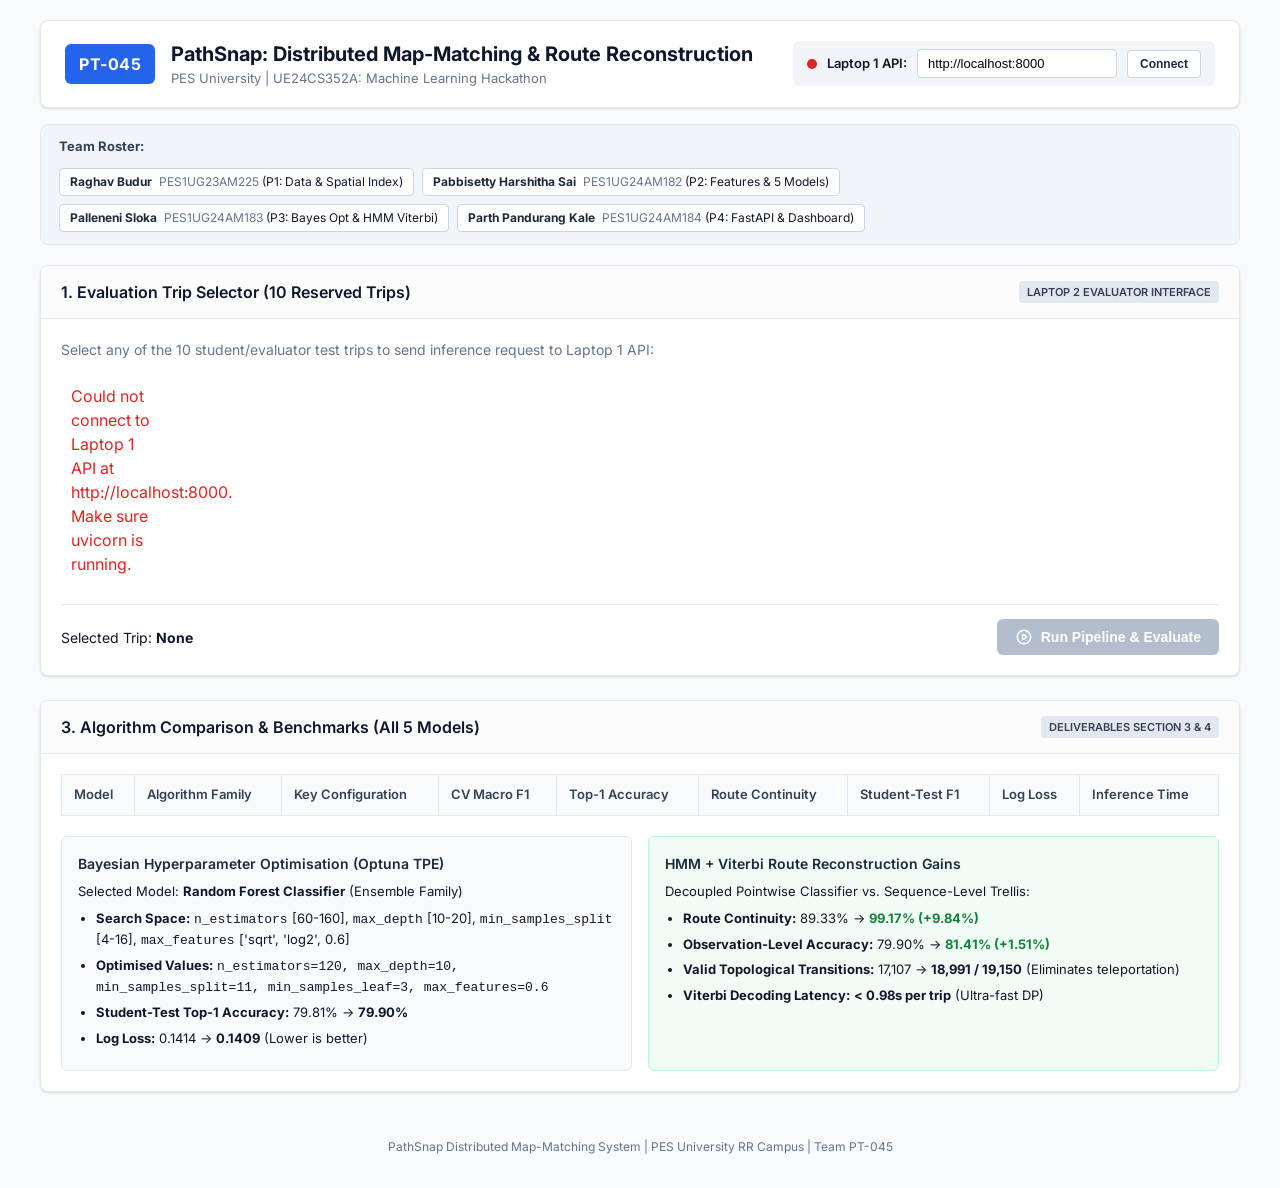
<file: frontend/index.html>
<!DOCTYPE html>
<html lang="en">
<head>
  <meta charset="UTF-8">
  <meta name="viewport" content="width=device-width, initial-scale=1.0">
  <title>PathSnap: Distributed Map-Matching Dashboard | Team PT-045</title>
  <link rel="stylesheet" href="style.css">
  <!-- Google Fonts & Leaflet CDN -->
  <link rel="preconnect" href="https://fonts.googleapis.com">
  <link rel="preconnect" href="https://fonts.gstatic.com" crossorigin>
  <link href="https://fonts.googleapis.com/css2?family=Inter:wght@400;500;600;700&display=swap" rel="stylesheet">
</head>
<body>
  <div class="app-container">
    <!-- Header -->
    <header class="app-header">
      <div class="header-branding">
        <div class="logo-badge">PT-045</div>
        <div>
          <h1>PathSnap: Distributed Map-Matching & Route Reconstruction</h1>
          <p class="subtitle">PES University | UE24CS352A: Machine Learning Hackathon</p>
        </div>
      </div>
      <div class="api-config">
        <span class="status-indicator online" id="statusDot"></span>
        <label for="apiUrlInput">Laptop 1 API:</label>
        <input type="text" id="apiUrlInput" value="http://localhost:8000" placeholder="http://<laptop-1-ip>:8000">
        <button id="btnConnect" class="btn-sm">Connect</button>
      </div>
    </header>

    <!-- Team Info Banner -->
    <section class="team-banner">
      <div class="team-title">Team Roster:</div>
      <div class="team-members">
        <div class="member-chip"><strong>Raghav Budur</strong> <span>PES1UG23AM225</span> (P1: Data & Spatial Index)</div>
        <div class="member-chip"><strong>Pabbisetty Harshitha Sai</strong> <span>PES1UG24AM182</span> (P2: Features & 5 Models)</div>
        <div class="member-chip"><strong>Palleneni Sloka</strong> <span>PES1UG24AM183</span> (P3: Bayes Opt & HMM Viterbi)</div>
        <div class="member-chip"><strong>Parth Pandurang Kale</strong> <span>PES1UG24AM184</span> (P4: FastAPI & Dashboard)</div>
      </div>
    </section>

    <!-- Main Grid -->
    <main class="main-content">
      <!-- Section 1: Trip Evaluation Selector & Live Runner -->
      <section class="card evaluation-section">
        <div class="card-header">
          <h2>1. Evaluation Trip Selector (10 Reserved Trips)</h2>
          <span class="badge">Laptop 2 Evaluator Interface</span>
        </div>
        <div class="card-body">
          <p class="instruction">Select any of the 10 student/evaluator test trips to send inference request to Laptop 1 API:</p>
          <div class="trip-grid" id="tripGrid">
            <!-- Dynamic trip chips inserted here -->
            <div class="loading-text">Loading reserved trips from API...</div>
          </div>

          <div class="run-control-bar">
            <div class="selected-info" id="selectedTripLabel">Selected Trip: <strong>None</strong></div>
            <button id="btnRunInference" class="btn-primary" disabled>
              <svg width="18" height="18" fill="none" stroke="currentColor" viewBox="0 0 24 24"><path stroke-linecap="round" stroke-linejoin="round" stroke-width="2" d="M14.752 11.168l-3.197-2.132A1 1 0 0010 9.87v4.263a1 1 0 001.555.832l3.197-2.132a1 1 0 000-1.664z"></path><path stroke-linecap="round" stroke-linejoin="round" stroke-width="2" d="M21 12a9 9 0 11-18 0 9 9 0 0118 0z"></path></svg>
              Run Pipeline & Evaluate
            </button>
          </div>
        </div>
      </section>

      <!-- Section 2: Real-time Evaluation Results -->
      <section class="card results-section" id="resultsCard" style="display: none;">
        <div class="card-header">
          <h2>2. Evaluation Results for Trip <span id="resTripId"></span></h2>
          <span class="badge badge-success">Server-Side Verified</span>
        </div>
        <div class="card-body">
          <div class="metrics-row">
            <div class="metric-card">
              <div class="metric-title">Observation Top-1 Accuracy</div>
              <div class="metric-val text-success" id="resAcc">--%</div>
              <div class="metric-sub" id="resAccDiff">Classifier: --%</div>
            </div>
            <div class="metric-card">
              <div class="metric-title">Route Continuity</div>
              <div class="metric-val text-primary" id="resCont">--%</div>
              <div class="metric-sub" id="resContDiff">Raw Classifier: --%</div>
            </div>
            <div class="metric-card">
              <div class="metric-title">Observations Processed</div>
              <div class="metric-val" id="resObs">--</div>
              <div class="metric-sub" id="resArcs">-- predicted arcs</div>
            </div>
            <div class="metric-card">
              <div class="metric-title">Inference Latency</div>
              <div class="metric-val" id="resTime">-- ms</div>
              <div class="metric-sub" id="resViterbiTime">Viterbi: -- ms</div>
            </div>
          </div>

          <div class="map-container">
            <div class="map-header-bar">
              <div class="map-title">Interactive Geographical Visualisation (Folium / OpenStreetMap)</div>
              <a id="btnOpenMapTab" href="#" target="_blank" class="btn-sm">Open Map in New Tab ↗</a>
            </div>
            <iframe id="mapFrame" src="about:blank" class="map-iframe"></iframe>
          </div>
        </div>
      </section>

      <!-- Section 3: Model Benchmark & Comparison Dashboard -->
      <section class="card benchmark-section">
        <div class="card-header">
          <h2>3. Algorithm Comparison & Benchmarks (All 5 Models)</h2>
          <span class="badge">Deliverables Section 3 & 4</span>
        </div>
        <div class="card-body">
          <div class="table-responsive">
            <table class="benchmark-table">
              <thead>
                <tr>
                  <th>Model</th>
                  <th>Algorithm Family</th>
                  <th>Key Configuration</th>
                  <th>CV Macro F1</th>
                  <th>Top-1 Accuracy</th>
                  <th>Route Continuity</th>
                  <th>Student-Test F1</th>
                  <th>Log Loss</th>
                  <th>Inference Time</th>
                </tr>
              </thead>
              <tbody id="benchmarkTableBody">
                <!-- Dynamically loaded -->
              </tbody>
            </table>
          </div>

          <!-- Tuned vs Untuned & HMM summary -->
          <div class="cards-duo">
            <div class="sub-card">
              <h3>Bayesian Hyperparameter Optimisation (Optuna TPE)</h3>
              <p>Selected Model: <strong>Random Forest Classifier</strong> (Ensemble Family)</p>
              <ul>
                <li><strong>Search Space:</strong> <code>n_estimators</code> [60-160], <code>max_depth</code> [10-20], <code>min_samples_split</code> [4-16], <code>max_features</code> ['sqrt', 'log2', 0.6]</li>
                <li><strong>Optimised Values:</strong> <code>n_estimators=120, max_depth=10, min_samples_split=11, min_samples_leaf=3, max_features=0.6</code></li>
                <li><strong>Student-Test Top-1 Accuracy:</strong> 79.81% → <strong>79.90%</strong></li>
                <li><strong>Log Loss:</strong> 0.1414 → <strong>0.1409</strong> (Lower is better)</li>
              </ul>
            </div>
            <div class="sub-card highlight-card">
              <h3>HMM + Viterbi Route Reconstruction Gains</h3>
              <p>Decoupled Pointwise Classifier vs. Sequence-Level Trellis:</p>
              <ul>
                <li><strong>Route Continuity:</strong> 89.33% → <span class="highlight-stat">99.17% (+9.84%)</span></li>
                <li><strong>Observation-Level Accuracy:</strong> 79.90% → <span class="highlight-stat">81.41% (+1.51%)</span></li>
                <li><strong>Valid Topological Transitions:</strong> 17,107 → <strong>18,991 / 19,150</strong> (Eliminates teleportation)</li>
                <li><strong>Viterbi Decoding Latency:</strong> <strong>&lt; 0.98s per trip</strong> (Ultra-fast DP)</li>
              </ul>
            </div>
          </div>
        </div>
      </section>
    </main>

    <footer class="app-footer">
      <p>PathSnap Distributed Map-Matching System | PES University RR Campus | Team PT-045</p>
    </footer>
  </div>

  <script src="app.js"></script>
</body>
</html>
</file>
<file: frontend/style.css>
/* PathSnap Stylesheet | Team PT-045 */
:root {
  --primary: #2563eb;
  --primary-hover: #1d4ed8;
  --bg-page: #f8fafc;
  --bg-card: #ffffff;
  --border: #e2e8f0;
  --text-main: #0f172a;
  --text-muted: #64748b;
  --success: #16a34a;
  --warning: #f59e0b;
  --danger: #dc2626;
  --radius: 8px;
  --shadow: 0 1px 3px 0 rgb(0 0 0 / 0.1), 0 1px 2px -1px rgb(0 0 0 / 0.1);
}

* {
  box-sizing: border-box;
  margin: 0;
  padding: 0;
}

body {
  font-family: 'Inter', -apple-system, BlinkMacSystemFont, sans-serif;
  background-color: var(--bg-page);
  color: var(--text-main);
  line-height: 1.5;
  padding: 20px;
}

.app-container {
  max-width: 1200px;
  margin: 0 auto;
}

/* Header */
.app-header {
  display: flex;
  justify-content: space-between;
  align-items: center;
  background: var(--bg-card);
  padding: 18px 24px;
  border-radius: var(--radius);
  border: 1px solid var(--border);
  box-shadow: var(--shadow);
  margin-bottom: 16px;
  flex-wrap: wrap;
  gap: 16px;
}

.header-branding {
  display: flex;
  align-items: center;
  gap: 16px;
}

.logo-badge {
  background: var(--primary);
  color: white;
  font-weight: 700;
  font-size: 16px;
  padding: 8px 14px;
  border-radius: 6px;
  letter-spacing: 0.5px;
}

.app-header h1 {
  font-size: 20px;
  font-weight: 700;
  color: var(--text-main);
}

.subtitle {
  font-size: 13px;
  color: var(--text-muted);
}

.api-config {
  display: flex;
  align-items: center;
  gap: 10px;
  background: #f1f5f9;
  padding: 8px 14px;
  border-radius: 6px;
}

.api-config label {
  font-size: 13px;
  font-weight: 600;
  color: var(--text-main);
}

.api-config input {
  padding: 6px 10px;
  font-size: 13px;
  border: 1px solid #cbd5e1;
  border-radius: 4px;
  outline: none;
  width: 200px;
}

.status-indicator {
  width: 10px;
  height: 10px;
  border-radius: 50%;
  background: #94a3b8;
}

.status-indicator.online {
  background: var(--success);
  box-shadow: 0 0 6px rgba(22, 163, 74, 0.6);
}

.status-indicator.offline {
  background: var(--danger);
}

/* Team Banner */
.team-banner {
  background: #f1f5f9;
  border: 1px solid var(--border);
  border-radius: var(--radius);
  padding: 12px 18px;
  margin-bottom: 20px;
  display: flex;
  align-items: center;
  gap: 12px;
  flex-wrap: wrap;
}

.team-title {
  font-weight: 700;
  font-size: 13px;
  color: #334155;
}

.team-members {
  display: flex;
  flex-wrap: wrap;
  gap: 8px;
}

.member-chip {
  background: #ffffff;
  border: 1px solid #cbd5e1;
  padding: 4px 10px;
  border-radius: 4px;
  font-size: 12px;
}

.member-chip strong {
  color: #1e293b;
}

.member-chip span {
  color: #64748b;
  margin-left: 4px;
}

/* Cards */
.card {
  background: var(--bg-card);
  border: 1px solid var(--border);
  border-radius: var(--radius);
  box-shadow: var(--shadow);
  margin-bottom: 24px;
  overflow: hidden;
}

.card-header {
  padding: 14px 20px;
  border-bottom: 1px solid var(--border);
  display: flex;
  justify-content: space-between;
  align-items: center;
  background: #fcfcfd;
}

.card-header h2 {
  font-size: 16px;
  font-weight: 600;
}

.card-body {
  padding: 20px;
}

.badge {
  font-size: 11px;
  font-weight: 600;
  padding: 3px 8px;
  border-radius: 4px;
  background: #e2e8f0;
  color: #334155;
  text-transform: uppercase;
}

.badge-success {
  background: #dcfce7;
  color: #15803d;
}

/* Trip Grid */
.instruction {
  font-size: 14px;
  color: var(--text-muted);
  margin-bottom: 14px;
}

.trip-grid {
  display: grid;
  grid-template-columns: repeat(auto-fill, minmax(105px, 1fr));
  gap: 10px;
  margin-bottom: 18px;
}

.trip-chip {
  background: #f8fafc;
  border: 2px solid var(--border);
  padding: 10px 8px;
  border-radius: 6px;
  text-align: center;
  cursor: pointer;
  transition: all 0.15s ease;
  user-select: none;
}

.trip-chip:hover {
  border-color: #94a3b8;
  background: #f1f5f9;
}

.trip-chip.selected {
  border-color: var(--primary);
  background: #eff6ff;
  color: var(--primary);
  font-weight: 600;
}

.trip-chip-id {
  font-size: 14px;
  font-weight: 600;
}

.trip-chip-obs {
  font-size: 11px;
  color: var(--text-muted);
  margin-top: 2px;
}

.run-control-bar {
  display: flex;
  justify-content: space-between;
  align-items: center;
  padding-top: 14px;
  border-top: 1px solid var(--border);
}

.selected-info {
  font-size: 14px;
}

/* Buttons */
.btn-primary {
  background: var(--primary);
  color: white;
  border: none;
  padding: 9px 18px;
  border-radius: 6px;
  font-size: 14px;
  font-weight: 600;
  cursor: pointer;
  display: flex;
  align-items: center;
  gap: 8px;
  transition: background 0.15s ease;
}

.btn-primary:hover:not(:disabled) {
  background: var(--primary-hover);
}

.btn-primary:disabled {
  background: #94a3b8;
  cursor: not-allowed;
  opacity: 0.7;
}

.btn-sm {
  background: white;
  border: 1px solid #cbd5e1;
  padding: 6px 12px;
  border-radius: 4px;
  font-size: 12px;
  font-weight: 600;
  cursor: pointer;
  text-decoration: none;
  color: #1e293b;
}

.btn-sm:hover {
  background: #f1f5f9;
}

/* Metrics Row */
.metrics-row {
  display: grid;
  grid-template-columns: repeat(auto-fit, minmax(220px, 1fr));
  gap: 16px;
  margin-bottom: 20px;
}

.metric-card {
  background: #f8fafc;
  border: 1px solid var(--border);
  padding: 16px;
  border-radius: 6px;
}

.metric-title {
  font-size: 12px;
  font-weight: 600;
  color: var(--text-muted);
  text-transform: uppercase;
}

.metric-val {
  font-size: 26px;
  font-weight: 700;
  margin: 4px 0;
}

.metric-sub {
  font-size: 12px;
  color: var(--text-muted);
}

.text-success { color: var(--success); }
.text-primary { color: var(--primary); }

/* Map View */
.map-container {
  border: 1px solid var(--border);
  border-radius: 6px;
  overflow: hidden;
}

.map-header-bar {
  background: #f1f5f9;
  padding: 8px 14px;
  display: flex;
  justify-content: space-between;
  align-items: center;
  border-bottom: 1px solid var(--border);
}

.map-title {
  font-size: 13px;
  font-weight: 600;
  color: #334155;
}

.map-iframe {
  width: 100%;
  height: 520px;
  border: none;
  display: block;
}

/* Benchmark Table */
.table-responsive {
  overflow-x: auto;
  margin-bottom: 20px;
}

.benchmark-table {
  width: 100%;
  border-collapse: collapse;
  font-size: 13px;
  text-align: left;
}

.benchmark-table th,
.benchmark-table td {
  padding: 10px 12px;
  border: 1px solid var(--border);
}

.benchmark-table th {
  background: #f8fafc;
  font-weight: 600;
  color: #334155;
}

.benchmark-table tr:hover {
  background: #f8fafc;
}

.benchmark-table tr.highlight-row {
  background: #eff6ff;
  font-weight: 600;
}

/* Duo Cards */
.cards-duo {
  display: grid;
  grid-template-columns: 1fr 1fr;
  gap: 16px;
}

.sub-card {
  background: #f8fafc;
  border: 1px solid var(--border);
  padding: 16px;
  border-radius: 6px;
  font-size: 13px;
}

.sub-card h3 {
  font-size: 14px;
  font-weight: 600;
  margin-bottom: 8px;
  color: #1e293b;
}

.sub-card ul {
  padding-left: 18px;
  margin-top: 8px;
}

.sub-card li {
  margin-bottom: 6px;
}

.highlight-card {
  background: #f0fdf4;
  border-color: #bbf7d0;
}

.highlight-stat {
  color: #15803d;
  font-weight: 700;
}

/* Footer */
.app-footer {
  text-align: center;
  font-size: 12px;
  color: var(--text-muted);
  margin-top: 30px;
  padding: 16px 0;
}

@media (max-width: 768px) {
  .cards-duo {
    grid-template-columns: 1fr;
  }
  .app-header {
    flex-direction: column;
    align-items: flex-start;
  }
}
</file>
